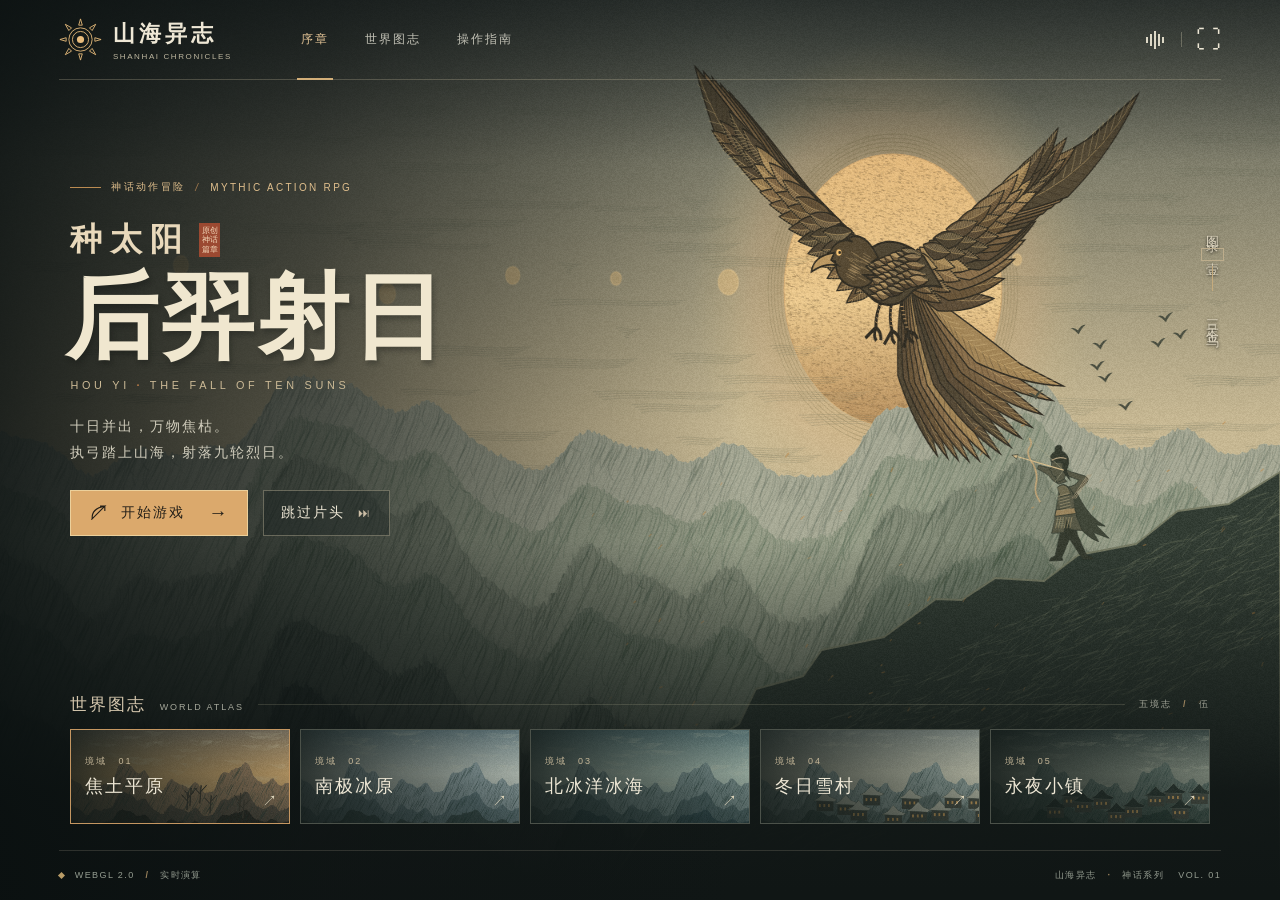
<file: index.html>
<!doctype html><html lang="zh-CN"><head><meta charset="utf-8"><meta name="viewport" content="width=device-width,initial-scale=1"><title>种太阳：后羿射日 · 山海异志</title><link rel="stylesheet" href="style.css?v=9"></head><body>
<svg width="0" height="0" style="position:absolute"><defs><symbol id="sun" viewBox="0 0 48 48"><g fill="none" stroke="currentColor"><circle cx="24" cy="24" r="13"/><circle cx="24" cy="24" r="9"/><path d="M24 1l2 7h-4zM24 47l-2-7h4zM1 24l7-2v4zM47 24l-7 2v-4zM7 7l7 4-3 3zM41 41l-7-4 3-3zM41 7l-4 7-3-3zM7 41l4-7 3 3z"/></g><circle cx="24" cy="24" r="4" fill="currentColor"/></symbol></defs></svg>
<div id="cover"><canvas id="art"></canvas><div class="shade"></div></div><div id="world"></div>
<header><div class="brand"><svg><use href="#sun"/></svg><div>山海异志<small>SHANHAI CHRONICLES</small></div></div><nav><button class="current" id="home">序章</button><button id="atlas">世界图志</button><button class="guide">操作指南</button></nav><div class="utility"><button id="audio" title="音效开关" aria-label="开启音效"><i></i><i></i><i></i><i></i><i></i></button><span></span><button id="full" title="切换全屏" aria-label="切换全屏">⛶</button></div></header>
<main id="menu"><section class="hero"><div class="eyebrow"><b></b> 神话动作冒险 <em>/</em> MYTHIC ACTION RPG</div><div class="series">种 太 阳 <span>原创神话篇章</span></div><h1>后羿射日</h1><div class="eng">HOU YI <b>·</b> THE FALL OF TEN SUNS</div><p>十日并出，万物焦枯。<br>执弓踏上山海，射落九轮烈日。</p><div class="actions"><button class="primary" id="start"><svg viewBox="0 0 24 24"><path d="M4 20Q3 7 20 4L4 20ZM3 21L20 4m-6 0h6v6"/></svg>开始游戏 <strong>→</strong></button><button class="skip" id="skip">跳过片头 <span>⏭</span></button></div></section>
<div class="catalogue"><div class="sectionline"><span>世界图志 <small>WORLD ATLAS</small></span><i></i><small>五境志 <b>/</b> 伍</small></div><div id="cards"></div></div><div class="plate">图录 <b>壹</b><span></span>　三足金乌</div></main>
<footer><span><i></i> WEBGL 2.0 <b>/</b> 实时演算</span><span>山海异志 <b>·</b> 神话系列　 VOL. 01</span></footer>
<div id="story" hidden><div id="storylabel"></div><div id="storytext"></div><button id="next">下一幕　→</button><button id="storyskip">跳过片头　⏭</button></div>
<div id="hud" hidden><div id="stats"></div><div id="objective"></div><svg id="cross" aria-hidden="true" focusable="false" viewBox="0 0 21 21"><path d="M1.5 10.5h5m8 0h5M10.5 1.5v5m0 8v5" fill="none" stroke="currentColor"/><circle cx="10.5" cy="10.5" r="1.2" fill="currentColor"/></svg><div id="notice"></div><div id="bossbar"></div><div id="keyhelp"></div><button id="pause">Ⅱ　暂停</button></div>
<dialog id="modal"><div class="modalhead"><small>SHANHAI CHRONICLES　/　山海异志</small><button id="close" aria-label="关闭">×</button></div><div id="modalbody"></div></dialog>
<script src="three.min.js"></script><script src="art.js"></script><script src="prologue.js"></script><script src="score.js"></script><script src="controls.js?v=10"></script><script src="houyi.js"></script><script src="bestiary.js?v=10"></script><script src="motion.js?v=7"></script><script src="rocks.js"></script><script src="minions.js"></script><script src="impact.js?v=10"></script><script src="game.js?v=10"></script></body></html>
</file>
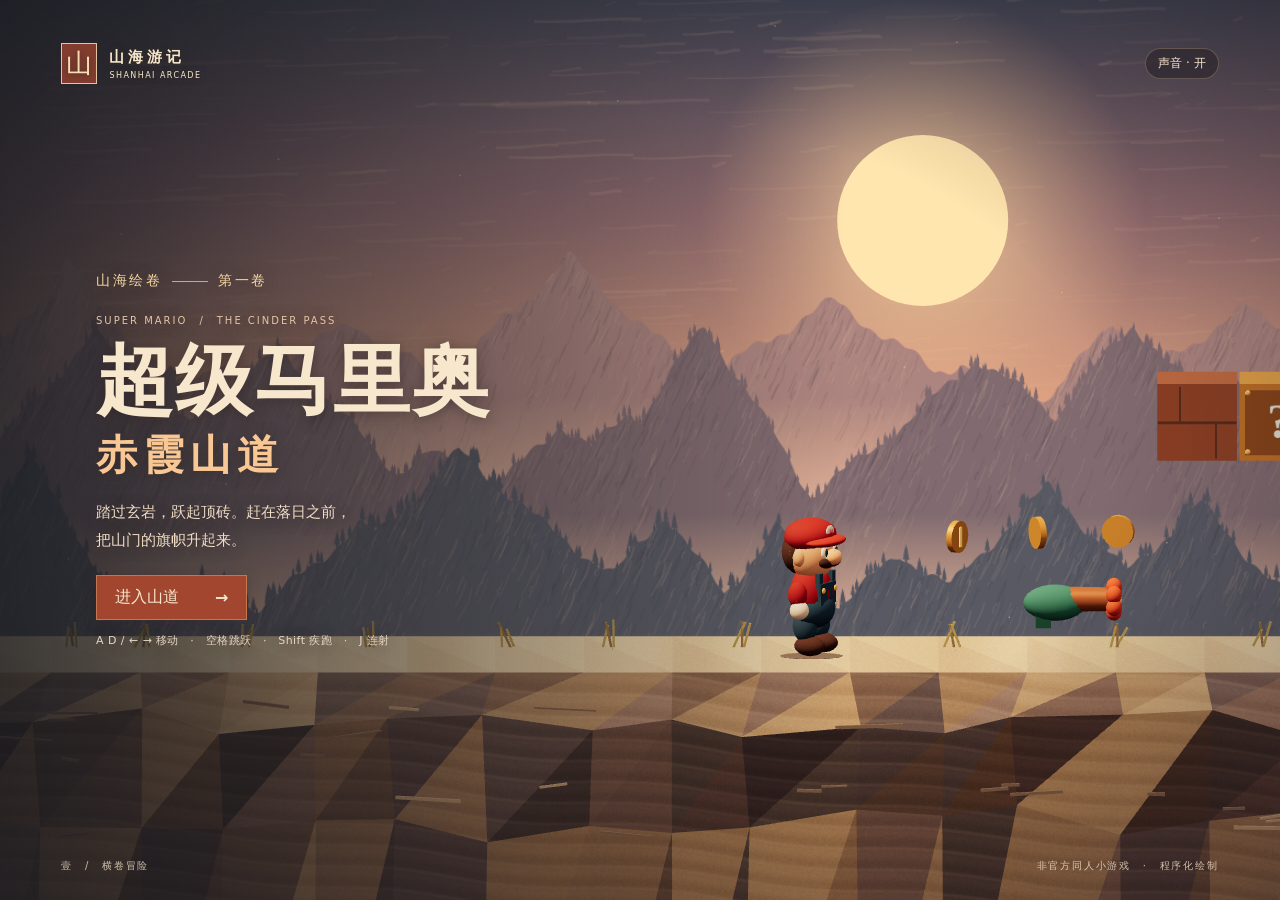
<file: mario/index.html>
<!doctype html><html lang="zh-CN"><head><meta charset="utf-8"><meta name="viewport" content="width=device-width, initial-scale=1, viewport-fit=cover"><meta name="theme-color" content="#241e20"><title>超级马里奥 · 赤霞山道</title><link rel="stylesheet" href="style.css?v=3"></head><body>
<canvas id="sky"></canvas><div id="world"></div><div id="grain"></div>
<header><div class="brand"><i>山</i><span>山 海 游 记<small>SHANHAI ARCADE</small></span></div><div class="toolbar"><button id="music" aria-label="切换声音">声音 · 开</button><button id="pause" hidden>暂停 Ⅱ</button></div></header>
<div id="hud" hidden><b id="area">赤霞山道</b><span id="score">◎ 00</span><span id="lives"></span><span id="fireStatus" hidden>火花枪 ∞</span></div>
<section id="panel"><div class="folio">山海绘卷 <em></em> 第一卷</div><p id="kicker">SUPER MARIO　/　THE CINDER PASS</p><h1 id="title">超级马里奥<span>赤霞山道</span></h1><p id="summary">踏过玄岩，跃起顶砖。赶在落日之前，<br>把山门的旗帜升起来。</p><button id="action">进入山道 <strong>→</strong></button><div id="keys">A D / ← → 移动　·　空格跳跃　·　Shift 疾跑　·　J 连射</div></section>
<div id="toast" role="status"></div><div id="touch"><div><button data-key="ArrowLeft" aria-label="左移">◀</button><button data-key="ArrowRight" aria-label="右移">▶</button></div><div><button id="touchFire" data-key="KeyJ" hidden aria-label="按住连续射击">射</button><button data-key="ShiftLeft">跑</button><button data-key="Space">跳</button></div></div>
<footer><span>壹　/　横卷冒险</span><span>非官方同人小游戏　·　程序化绘制</span></footer>
<audio id="bgm" loop preload="none"><source src="audio/super-mario.ogg" type='audio/ogg; codecs="opus"'><source src="audio/super-mario.m4a" type='audio/mp4; codecs="mp4a.40.2"'></audio>
<script src="../three.min.js"></script><script src="sky.js"></script><script src="play.js?v=3"></script></body></html>
</file>
<file: style.css>
﻿*{box-sizing:border-box}html,body{margin:0;height:100%;background:#131715;color:#eee7d5;font-family:"Microsoft YaHei",sans-serif}body{min-height:620px;overflow:hidden}button{cursor:pointer;font:inherit;color:inherit;background:none;border:0}button:focus-visible{outline:2px solid #ffc985;outline-offset:3px}button:hover{color:#ffc784}#cover,#world,.shade,#art,#world canvas{position:fixed;inset:0;width:100%;height:100%}.shade{background:linear-gradient(90deg,rgba(10,16,16,.89),rgba(14,19,19,.62) 25%,transparent 58%),linear-gradient(0deg,#101615 1%,rgba(16,22,21,.94) 12%,transparent 40%,transparent 82%,rgba(12,16,16,.56))}header,footer,.hero,.catalogue,.plate{position:absolute}header{top:0;left:4.6%;right:4.6%;height:80px;border-bottom:1px solid #d6caad40;display:flex;align-items:center;gap:65px;z-index:4}.brand{display:flex;align-items:center;gap:11px;font: bold 22px 'STKaiti','KaiTi',serif;letter-spacing:4px}.brand svg{width:43px;height:43px;color:#e7bb7c}.brand small{display:block;font:8px Arial;letter-spacing:1.6px;color:#bdb69f;margin-top:3px}nav{display:flex;height:100%;gap:28px}nav button{font-size:12px;letter-spacing:2px;color:#c4c3b7;position:relative;padding:0 4px}nav .current{color:#e6c698}nav .current:after{content:'';position:absolute;bottom:-1px;height:2px;background:#d3af79;inset-inline:0}.utility{margin-left:auto;display:flex;align-items:center;gap:14px}.utility span{height:15px;border-left:1px solid #b5b09a68}.utility button{width:25px;height:32px;display:flex;align-items:center;justify-content:center;padding:0}#full{font:25px Arial}#audio{gap:2px}#audio i{width:2px;height:6px;background:#dcd7c5}#audio i:nth-child(even){height:12px}#audio i:nth-child(3){height:18px}#audio.on i{background:#ffb26d;animation:beat .6s infinite alternate}@keyframes beat{to{transform:scaleY(.5)}}.hero{left:5.5%;top:clamp(112px,20vh,250px)}.eyebrow,.eng,small{font-family:Arial,"Microsoft YaHei",sans-serif}.eyebrow{font-size:10px;color:#dfbe8c;letter-spacing:2.3px;display:flex;align-items:center;gap:10px}.eyebrow b{width:31px;height:1px;background:#bb8b51}.eyebrow em{color:#a77c4f}.series{font: bold clamp(26px,2.5vw,42px) 'STKaiti','KaiTi',serif;color:#e9d9bb;margin-top:24px;display:flex;align-items:center;gap:17px}.series span{font:10px 'SimSun',serif;writing-mode:vertical-rl;letter-spacing:0;background:#9b4931;color:#f4d9ba;line-height:12px;padding:3px 2px;height:31px;text-align:center;columns:2}h1{margin:3px 0 8px -5px;font:900 clamp(67px,7.3vw,132px)/1.13 'STKaiti','KaiTi','SimSun',serif;letter-spacing:.025em;color:#f0e7cf;text-shadow:2px 4px 5px #14171450}.eng{font-size:clamp(9px,.85vw,13px);color:#ccba96;letter-spacing:3.7px}.eng b{color:#bd7d48}.hero p{font:14px/1.9 'STSong','SimSun',serif;color:#d1cdbc;letter-spacing:2px;margin:23px 0}.actions{display:flex;gap:15px;align-items:center}.actions button{height:46px;display:flex;align-items:center;justify-content:center;gap:13px;font-size:14px;letter-spacing:2px}.primary{background:#dba96c;color:#231f18;padding:0 19px;box-shadow:inset 0 0 0 1px #ecd09b}.primary:hover{background:#f4c387;color:#21180f}.primary svg{width:19px;fill:none;stroke:currentColor;stroke-width:1.4}.primary strong{font-size:19px;font-weight:400;margin-left:10px}.skip{padding:0 17px;border:1px solid #aaa18a80;background:#16202055}.skip span{font-size:12px;color:#cdbfa7}.catalogue{bottom:8.5%;left:5.5%;right:5.5%}.sectionline{display:flex;align-items:center;gap:14px;color:#d3c5ac;font:17px 'STSong','SimSun',serif;letter-spacing:2px}.sectionline small{font:9px Arial;letter-spacing:1.9px;color:#a5a79a}.sectionline span small{margin-left:7px}.sectionline i{flex:1;height:1px;background:#c5c0a32e}.sectionline b,footer b{color:#9d855f;margin:0 7px}#cards{display:grid;grid-template-columns:repeat(5,1fr);gap:10px;margin-top:13px}.landcard{position:relative;text-align:left;height:clamp(69px,10.5vh,111px);border:1px solid #b6b69e48;background:#222a27;overflow:hidden;isolation:isolate;transition:border-color .2s}.landcard:first-child,.landcard:hover{border-color:#c49661}.landcard canvas{position:absolute;inset:0;width:100%;height:100%;z-index:-2}.landcard:after{content:'';position:absolute;inset:0;z-index:-1;background:linear-gradient(90deg,#101715ce,transparent),linear-gradient(0deg,#10171577,transparent)}.landcard small,.landcard strong{display:block;margin-left:8px}.landcard small{color:#c3b597;font:9px Arial;letter-spacing:2px;margin-bottom:6px}.landcard strong{font:18px 'STSong','SimSun',serif;letter-spacing:2px}.landcard em{position:absolute;bottom:12px;right:12px;font:15px Arial;color:#ddd4bb}.plate{right:4.6%;top:25%;writing-mode:vertical-rl;color:#ded6c0;letter-spacing:5px;font:13px 'SimSun',serif;text-shadow:0 1px 3px #1b1b18}.plate b{font-weight:normal;border:1px solid #bdad8c;padding:3px;margin:5px 0}.plate span{display:inline-block;height:25px;border-left:1px solid #c5ab7d}footer{bottom:0;height:5.6%;left:4.6%;right:4.6%;border-top:1px solid #dfd4bb29;display:flex;align-items:center;justify-content:space-between;color:#949c90;font:9px Arial;letter-spacing:1.4px}footer i{display:inline-block;background:#b99c67;width:5px;height:5px;vertical-align:middle;margin-right:7px;transform:rotate(45deg)}[hidden]{display:none!important}dialog{background:#1a211e;color:#e9dfc8;border:1px solid #8c7856;width:min(550px,91vw);padding:24px 30px;box-shadow:0 25px 80px #000a}dialog::backdrop{background:#0b100ed9;backdrop-filter:blur(5px)}.modalhead{display:flex;align-items:center;justify-content:space-between;border-bottom:1px solid #645f4d;padding-bottom:10px}.modalhead small{font-size:9px;color:#c8ae84;letter-spacing:2px}.modalhead button{font-size:25px}dialog h2{font:32px 'KaiTi',serif}dialog p{line-height:1.9;color:#c9c6b7}dialog .primary{padding:10px 18px}.keyrow{display:flex;justify-content:space-between;border-bottom:1px solid #a8977029;padding:8px 0;font-size:13px}.keyrow b{color:#d3ad78}.playing header,.playing footer,.playing #menu,.playing #cover,.cinema header,.cinema footer,.cinema #menu{display:none}#hud,#story{position:fixed;inset:0;pointer-events:none;text-shadow:0 2px 4px #000}#hud button,#story button{pointer-events:auto}#stats,#objective,#keyhelp,#bossbar,#pause,#notice,#cross,#storylabel,#storytext,#next,#storyskip{position:absolute}#stats{left:4%;top:5%;width:215px;font:19px 'KaiTi',serif}#stats label{display:flex;gap:8px;font:10px Arial;align-items:center;margin:5px 0}.meter{height:5px;flex:1;background:#27251e99;display:block}.meter i{display:block;height:100%}#objective{right:4%;top:5%;text-align:right;font:19px 'KaiTi',serif}#objective small{font-size:11px;color:#ead0a3;display:block;margin-top:6px}#pause{right:4%;top:14%;border:1px solid #dbcba866;padding:6px 12px}#keyhelp{bottom:4%;left:4%;font-size:11px;line-height:1.9;color:#e1decc;background:#10191588;padding:8px 14px}#bossbar{width:42%;bottom:8%;left:29%;text-align:center;font:23px 'KaiTi',serif}#bossbar .meter{margin:5px auto}#notice{left:50%;top:23%;transform:translateX(-50%);font:32px 'KaiTi',serif;letter-spacing:5px;text-align:center}#story{background:linear-gradient(0deg,#080d0df0,transparent 49%);border-block:6vh solid #101514}#storylabel{bottom:22%;left:8%;font-size:11px;letter-spacing:4px;color:#e8ba78}#storytext{bottom:11%;left:8%;font:clamp(21px,3vw,44px) 'KaiTi',serif}#next{right:6%;bottom:3%}#storyskip{right:5%;top:4%;font-size:12px}.modalart{width:100%;height:140px;display:block;margin-top:15px}.atlasrow{display:block;border-bottom:1px solid #ffffff26;width:100%;padding:12px 0;text-align:left;letter-spacing:2px}.atlasrow span{float:right;color:#c8a577}
@media(max-height:730px){.hero{top:15.5%}.series{margin-top:14px}.hero p{margin:12px 0}.catalogue{bottom:7%}header{height:63px}h1{font-size:clamp(65px,6.6vw,90px)}}@media(max-width:700px){body{min-height:0}header{height:60px;gap:15px}.brand{font-size:17px}.brand svg{width:33px}.brand small{font-size:6px}nav{gap:5px}nav button{font-size:10px;letter-spacing:0}.utility{gap:4px}.hero{top:19%;left:6%}.hero h1{font-size:65px}.eyebrow{font-size:8px}.eng{font-size:8px;letter-spacing:2px}.catalogue{bottom:8%}#cards{gap:5px;display:flex;overflow:auto}.landcard{min-width:112px;height:70px}.plate{display:none}.hero p{font-size:13px}.sectionline{font-size:15px}footer{font-size:7px}#bossbar{bottom:23%;width:76%;left:12%}#stats{width:145px}}
.series span{writing-mode:horizontal-tb;width:21px;height:auto;font:8px/1.15 SimSun,serif;columns:auto;padding:3px 2px}.landcard{cursor:pointer}
@media(max-height:600px) and (min-width:701px){body{min-height:0}header{height:48px}.hero{top:14%}.series{margin-top:9px;font-size:22px}.hero h1{font-size:54px}.hero p{font-size:12px;line-height:1.4;margin:8px 0}.actions button{height:35px}.landcard{height:52px}.catalogue{bottom:7%}.sectionline{font-size:13px}}
.cinema #art{animation:panpanel 5.5s ease-out both}.cinema .shade{background:linear-gradient(90deg,#10171025,transparent 65%)}@keyframes panpanel{from{transform:scale(1.035) translateX(-.7%)}to{transform:scale(1) translateX(0)}}@media(prefers-reduced-motion:reduce){.cinema #art,#audio i{animation:none!important}}
/* Keep the prologue caption and its folio together even when the line wraps. */
.cinema #story[data-prologue] {display:flex;flex-direction:column;align-items:flex-start;justify-content:flex-end;padding:0 8% 8vh}
#story[data-prologue] #storylabel,#story[data-prologue] #storytext{position:static}
#story[data-prologue] #storylabel{margin-bottom:1.4vh}
#story[data-prologue] #storytext{max-width:100%;font-size:clamp(19px,2.35vw,38px);line-height:1.4;text-wrap:pretty}
@media(max-width:600px){#story[data-prologue] #storylabel{font-size:9px;letter-spacing:1.3px}}
#cross{position:fixed;inset:50% auto auto 50%;transform:translate(-50%,-50%);width:21px;height:21px;color:#fff;opacity:.76;pointer-events:none;filter:drop-shadow(0 0 1px #000b);z-index:2}
.playing #world canvas{cursor:none}

.playing #hud{color:#e4e8e7}.playing #objective small{color:#bdc7c8}.playing #notice{color:#e1e5e5;font-size:clamp(15px,1.7vw,24px);top:auto;bottom:18%;pointer-events:none}
</file>
<file: mario/style.css>
*{box-sizing:border-box}html,body{margin:0;width:100%;height:100%;overflow:hidden;background:#675044;color:#f7e7cd;font-family:system-ui,"Microsoft YaHei",sans-serif}button{font:inherit;color:inherit;cursor:pointer}button:focus-visible{outline:2px solid white;outline-offset:4px}[hidden]{display:none!important}#sky,#world,#world canvas,#grain{position:absolute;inset:0;width:100%;height:100%;display:block}#grain{pointer-events:none;background:radial-gradient(ellipse at 59% 43%,transparent 48%,#1d192647 100%)}body:not(.playing) #grain{background:linear-gradient(90deg,#191b20c9 0%,#26232675 33%,transparent 66%),radial-gradient(ellipse,transparent 52%,#21192070)}header,footer,#hud{position:absolute;left:4.8%;right:4.8%;display:flex;align-items:center;justify-content:space-between}header{top:4.8%}.brand{display:flex;align-items:center;gap:12px;font:bold 15px serif;text-shadow:0 1px 6px #342c23}.brand i{font:26px serif;border:1px solid #e6c29e;padding:2px 4px;background:#833d2f;color:#f8ddb5}.brand small{display:block;font:8px system-ui;letter-spacing:.18em;margin-top:4px}.toolbar{display:flex;gap:8px}.toolbar button{background:#2923299c;border:1px solid #f1d1a33f;border-radius:20px;padding:6px 12px;font-size:12px}#panel{position:absolute;left:7.5%;top:49%;transform:translateY(-45%);max-width:80%;text-shadow:0 2px 14px #30201e80}.folio{font:14px serif;letter-spacing:.18em;color:#f5d6a0;display:flex;align-items:center;gap:10px}.folio em{width:36px;height:1px;background:#d1ac79}#kicker{font-size:10px;letter-spacing:.2em;color:#e4c5a7;margin:24px 0 12px}h1{font:bold clamp(34px,6vw,90px)/1.1 "STKaiti","KaiTi",serif;letter-spacing:.025em;margin:0}h1 span{display:block;font-size:.53em;color:#f8c793;letter-spacing:.15em;margin-top:.23em}#summary{font:clamp(14px,1.15vw,17px)/1.9 serif;color:#f1ddc6;margin:20px 0}#action{display:inline-flex;align-items:center;gap:36px;padding:11px 18px;background:#a24630;border:1px solid #f3be836a;box-shadow:0 2px 12px #351c1f45}#action:hover{background:#b75a3c}#keys{font-size:11px;letter-spacing:.04em;margin-top:13px;color:#e6d6c4}footer{bottom:3%;font-size:10px;letter-spacing:.18em;opacity:.8}.playing footer{display:none}#hud{justify-content:center;gap:12px;top:5%;left:27%;right:27%;font-size:14px;text-shadow:0 1px 4px #000}#hud span,#hud b{background:#252328ac;border-radius:20px;padding:5px 12px;white-space:nowrap}#toast{position:absolute;bottom:19%;width:100%;text-align:center;font:bold 18px serif;text-shadow:0 2px 4px #27131f;pointer-events:none}#touch{display:none;position:absolute;bottom:max(12px,env(safe-area-inset-bottom));left:4%;right:4%;justify-content:space-between;pointer-events:none}#touch button{pointer-events:auto;touch-action:none;user-select:none;border:1px solid #ffe9cf66;border-radius:50%;width:48px;height:48px;background:#28242c95;margin:3px}@media(pointer:coarse){.playing #touch{display:flex}#keys{font-size:0}#keys:after{content:"触屏：方向键移动，按住跑，点按跳跃，拾取火花枪后按住射";font-size:11px}}@media(max-height:520px){header{top:3%}#panel{top:46%}#kicker{margin:8px 0}#summary{margin:8px 0}h1{font-size:36px}#keys{margin-top:5px}}@media(max-width:650px){#hud{top:13%;left:2%;right:2%}footer{font-size:8px}}

#touchFire{background:#9e4b32cf}#hud #fireStatus{color:#ffdaad}@media(max-width:850px){#hud:has(#fireStatus:not([hidden])){top:14%;left:2%;right:2%;gap:4px;font-size:12px}}
</file>
